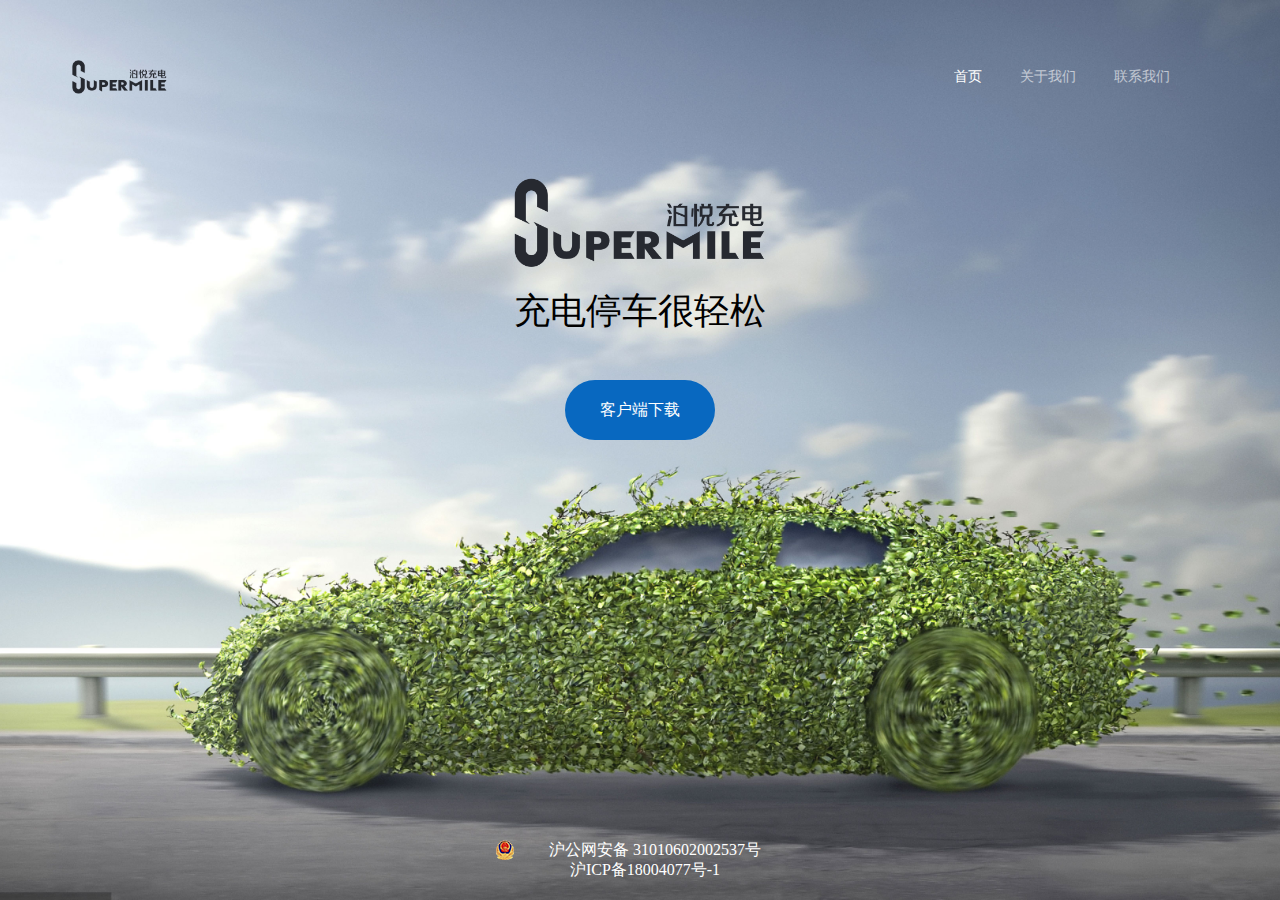
<file: index.html>
<!doctype html>
<html>
<head>
<meta charset="UTF-8">
<title>睿电生活</title>
	<link rel="stylesheet" type="text/css" href="css/style.css">
	<script src="js/jquery-1.10.2.min.js"></script>
</head>

<body>




	<div class="big">
	    <div class="top">
		    <div class="logo"><img src="images/logo/black@2x.png"></div>
		    <ul>
		        <li class="l1" >首页</li>
		        <li onclick="gywm()" style="cursor: pointer;" id='gywms' >关于我们</li>
			    <li onclick="lxwm()" style="cursor: pointer;">联系我们</li>
		    </ul>
	    </div>
		<div class="logo2"><img src="images/logo/black@3x.png"><p>充电停车很轻松</p></div>
			<div class="button" onclick="khdxz()" style="cursor: pointer;" >客户端下载</div>
	<div style="width:300px;margin:0 auto;height:20px; padding:30px 0;position: absolute; left: 0;right: 0;bottom:10px;">
		 		<a target="_blank" href="http://www.beian.gov.cn/portal/registerSystemInfo?recordcode=31010602002537" style="display:inline-block;text-decoration:none;height:20px;line-height:20px;"><p style="float:left;height:20px;line-height:20px;margin: 0px 0px 0px 5px; color:#ffffff;" align="center"><img src="images/batb.png" style="float:left;"/>沪公网安备 31010602002537号</p></a>
	</div>
	<div style="width:300px;margin:0 auto;height:20px; padding:10px 0;position: absolute; left: 0;right: 0;bottom:10px;">
		 		<p style="float:left;height:20px;line-height:20px;margin: 0px 0px 0px 5px; color:#ffffff;" align="center">沪ICP备18004077号-1</p>
	
	</div>
	</div>
	
		 
	
	<div class="bigsss" id="zzc"></div>
	<div class="tsk" id="ymc1">
	
	<h3 align="center">	
	<br><br><br>
		&nbsp;&nbsp;&nbsp;&nbsp;&nbsp;&nbsp;睿泓新能源致力于打造基于智能多媒体<br><br>
		充电桩的新能源出行的运营平台，以崭<br><br>
		新的运营模式提供更高效的充电和停车<br><br>
		服务，打造新能源出行的智慧平台。<br><br>
	
	</h3>
		<div class="but" onclick="queding()" style="cursor: pointer;">确定</div>	
	</div>
	<div class="tsk" id="ymc2">
	<br><br><br><br><br>
		<span style="font-family: sans-serif;font-size: 24px;line-height: 34px;">&nbsp;&nbsp;地址:</span> 
	<h3 align="center">	
		灵石路718弄A8栋510室<br><br>
	</h3>
		<div class="but" onclick="queding1()" style="cursor: pointer;">确定</div>	
	</div>
	
	<div class="tsk" id="ymc3">
	<div style="position: absolute; height: 250px;width: 250px;top: 10%;left:75px;background: url('images/8zH8.png') no-repeat center;	background-size: cover;"></div>
		<span style="font-family: sans-serif;font-size: 14px;line-height: 34px;">扫码下载ios版</span>
		<div class="but" onclick="queding2()" style="cursor: pointer;">确定</div>	
	</div>
	
	
	
</body>

<script type="text/javascript">
		function gywm(){
			$("#zzc").attr("style","z-index:1000000;");
			$("#ymc1").attr("style","z-index:1000001;");
		
		}
		
		function lxwm(){
			$("#zzc").attr("style","z-index:1000000;");
			$("#ymc2").attr("style","z-index:1000001;");			
			
			
		}

		function khdxz(){
			$("#zzc").attr("style","z-index:1000000;");
			$("#ymc3").attr("style","z-index:1000001;");
			
		}

		function queding(){
			$("#zzc").attr("style","z-index:-1000000;");
			$("#ymc1").attr("style","z-index:-1000001;");
		}

		function queding1(){
			$("#zzc").attr("style","z-index:-1000000;");
			$("#ymc2").attr("style","z-index:-1000001;");
		}
		function queding2(){
			$("#zzc").attr("style","z-index:-1000000;");
			$("#ymc3").attr("style","z-index:-1000001;");
		}
		
		
</script>
</html>
</file>
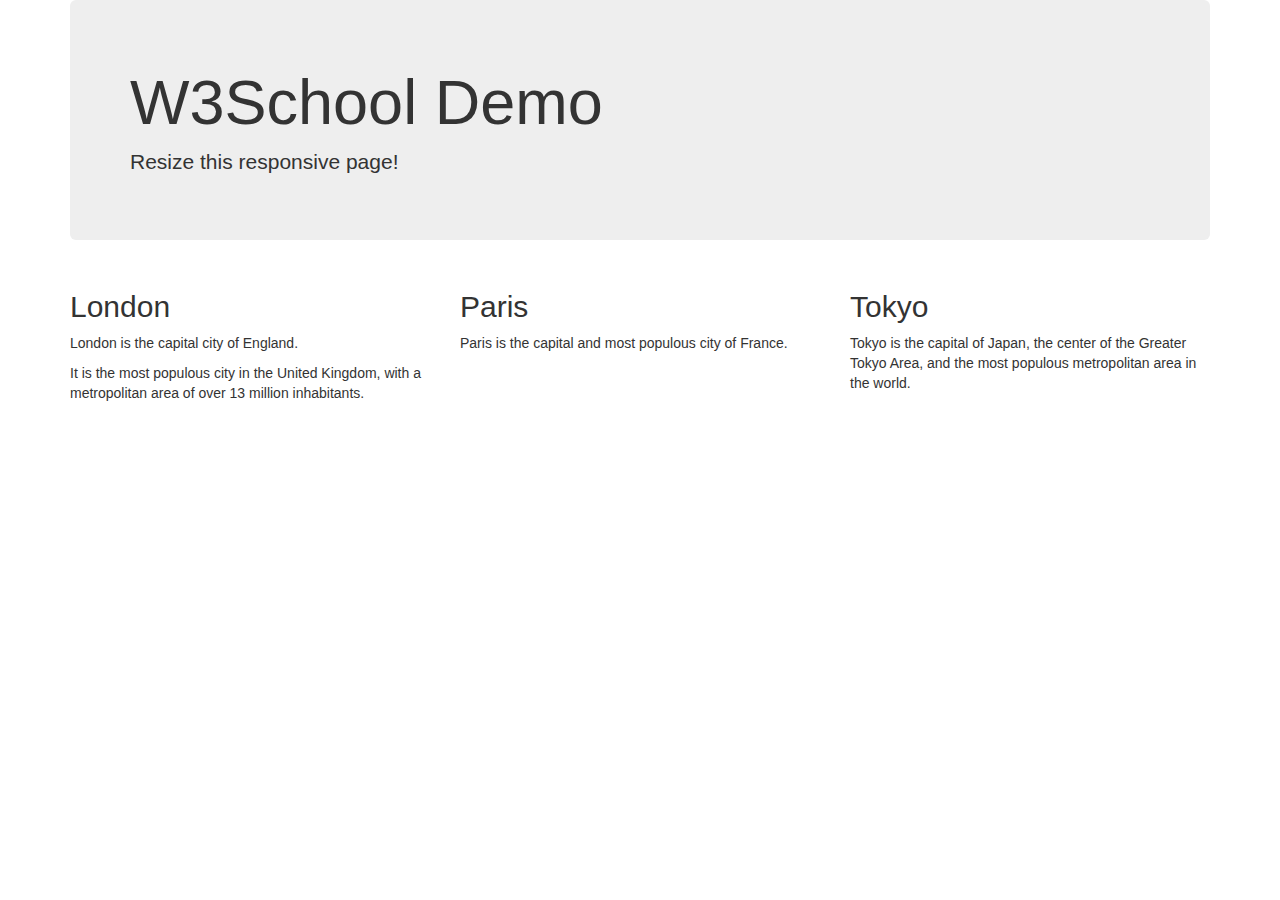
<file: studyBootstrap.html>
<!DOCTYPE html>
<html>

	<head>
		<meta charset="utf-8">
		<meta name="viewport" content="width=device-width, initial-scale=1">
		<link rel="stylesheet" href="http://maxcdn.bootstrapcdn.com/bootstrap/3.2.0/css/bootstrap.min.css">
	</head>

	<body>

		<div class="container">
			<div class="jumbotron">
				<h1>W3School Demo</h1>
				<p>Resize this responsive page!</p>
			</div>
		</div>

		<div class="container">
			<div class="row">
				<div class="col-md-4">
					<h2>London</h2>
					<p>London is the capital city of England.</p>
					<p>It is the most populous city in the United Kingdom, with a metropolitan area of over 13 million inhabitants.</p>
				</div>
				<div class="col-md-4">
					<h2>Paris</h2>
					<p>Paris is the capital and most populous city of France.</p>
				</div>
				<div class="col-md-4">
					<h2>Tokyo</h2>
					<p>Tokyo is the capital of Japan, the center of the Greater Tokyo Area, and the most populous metropolitan area in the world.</p>
				</div>
			</div>
		</div>

	</body>

</html>
</file>
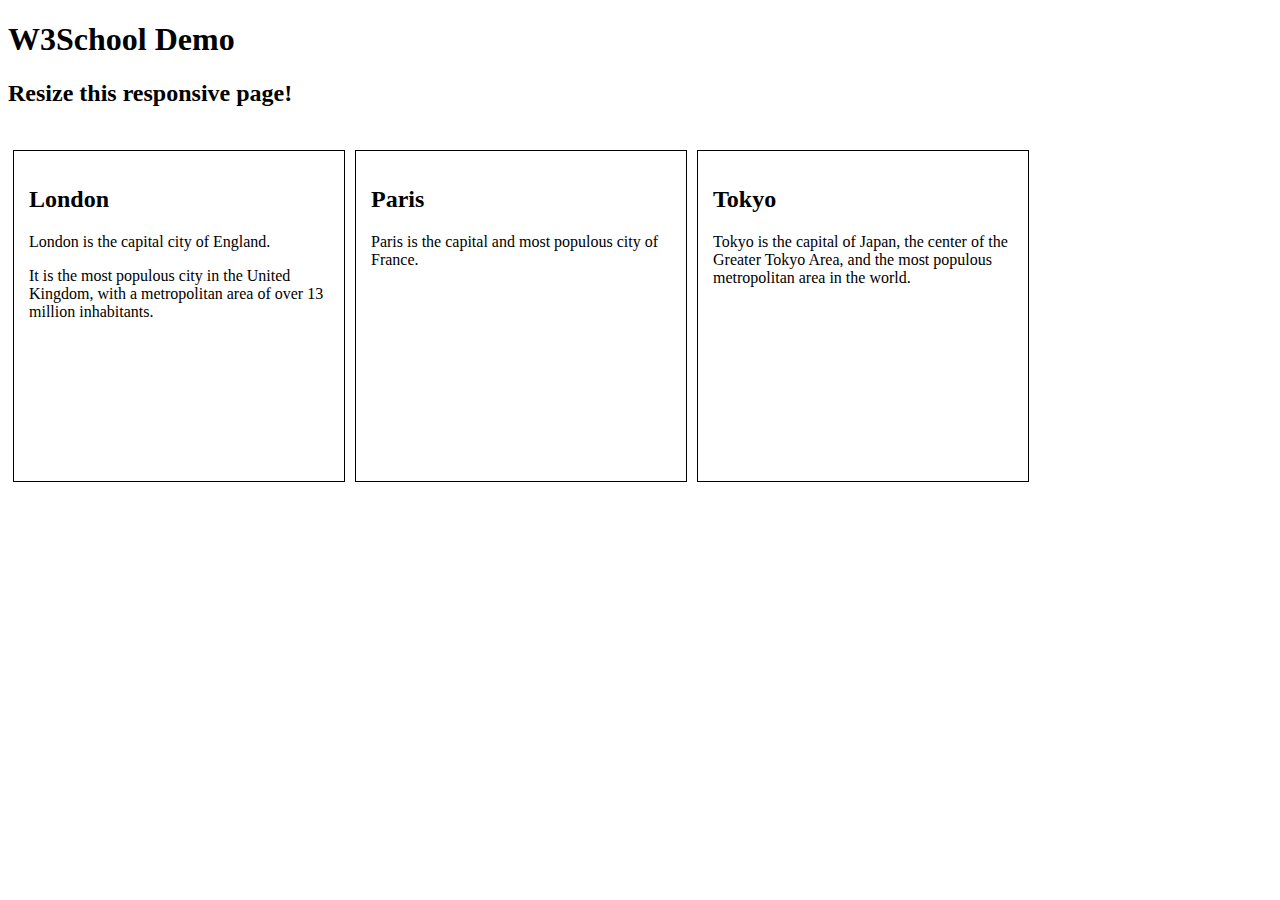
<file: studyDj2.html>
<!DOCTYPE html>
<html lang="en-US">

	<head>
		<style>
			.city {
				float: left;
				margin: 5px;
				padding: 15px;
				width: 300px;
				height: 300px;
				border: 1px solid black;
			}
		</style>
	</head>

	<body>
		
		<h1>W3School Demo</h1>
		<h2>Resize this responsive page!</h2>
		<br>

		<div class="city">
			<h2>London</h2>
			<p>London is the capital city of England.</p>
			<p>It is the most populous city in the United Kingdom, with a metropolitan area of over 13 million inhabitants.</p>
		</div>

		<div class="city">
			<h2>Paris</h2>
			<p>Paris is the capital and most populous city of France.</p>
		</div>

		<div class="city">
			<h2>Tokyo</h2>
			<p>Tokyo is the capital of Japan, the center of the Greater Tokyo Area, and the most populous metropolitan area in the world.</p>
		</div>

	</body>

</html>
</file>
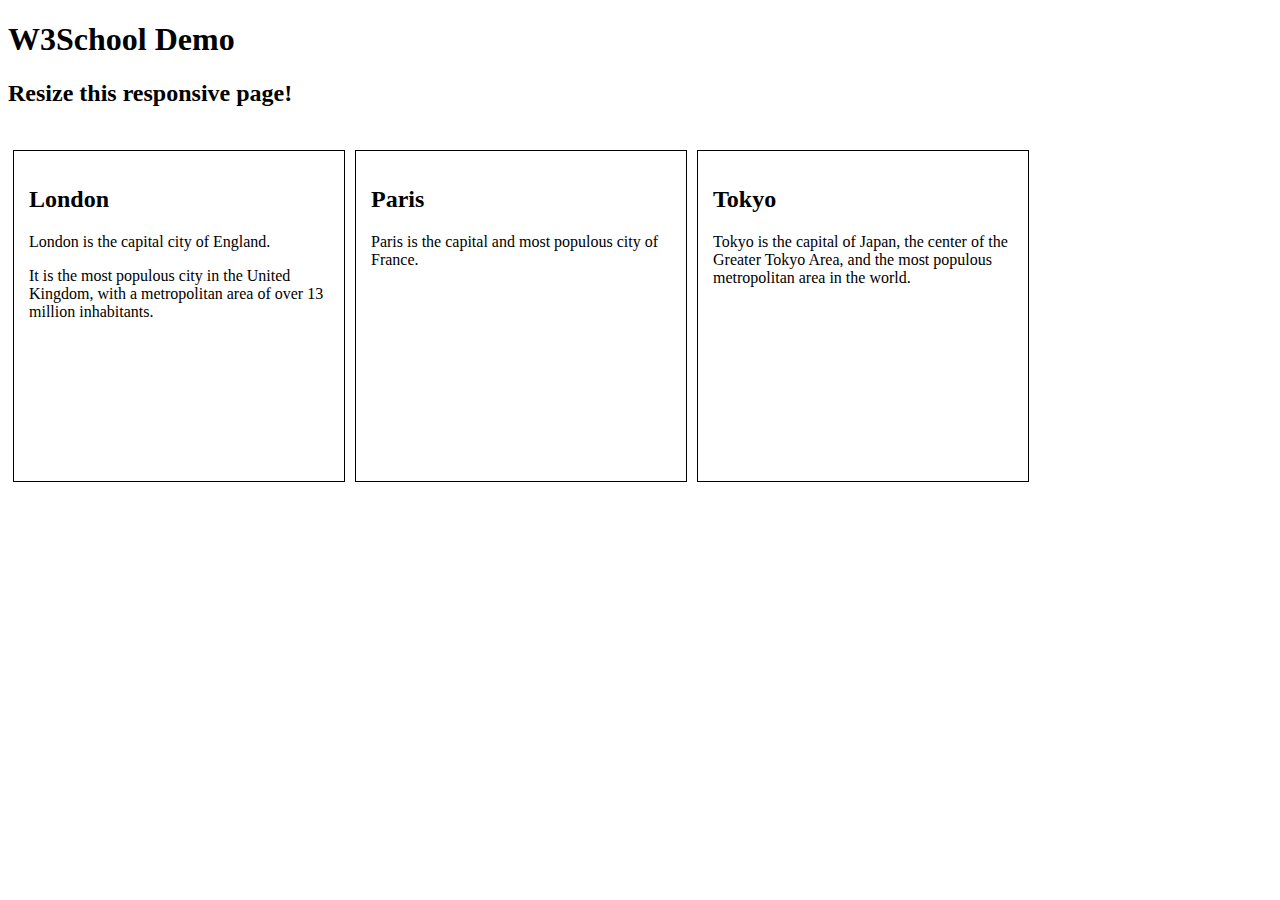
<file: studyReBootstrap.html>
<!DOCTYPE html>
<html lang="en-US">

	<head>
		<style>
			.city {
				float: left;
				margin: 5px;
				padding: 15px;
				width: 300px;
				height: 300px;
				border: 1px solid black;
			}
		</style>
	</head>

	<body>

		<h1>W3School Demo</h1>
		<h2>Resize this responsive page!</h2>
		<br>

		<div class="city">
			<h2>London</h2>
			<p>London is the capital city of England.</p>
			<p>It is the most populous city in the United Kingdom, with a metropolitan area of over 13 million inhabitants.</p>
		</div>

		<div class="city">
			<h2>Paris</h2>
			<p>Paris is the capital and most populous city of France.</p>
		</div>

		<div class="city">
			<h2>Tokyo</h2>
			<p>Tokyo is the capital of Japan, the center of the Greater Tokyo Area, and the most populous metropolitan area in the world.</p>
		</div>

	</body>

</html>
</file>
<file: css/style.css>
@charset "UTF-8";
/* CSS Document */

 * {
	 margin: 0;
	padding: 0;
	width: 100%;
	height: 100%;
	overflow:hidden;
}


a {
	text-decoration: none;
	color: #000000;
}
li {
	list-style: none;
}
img {
	border: 0;
	width:auto;
	height: auto;
	
}
body {
	font-family: "PingFangSC-Regula";
	position:relative;
}
.big{
	width: 100%;
	height: 100%;
	background:url(../images/5991516288000_.pic_hd@3x.jpg) no-repeat top center;
	background-size: cover;
}

 .bigsss{
 	position:absolute;
 	left:0;
 	top:0;
	width: 100%;
	height: 100%;
	background-color: white;
	opacity:0.3;
z-index: -100;
} 

.tsk{
	position: absolute;
 	left: 0;
 	right: 0;
 	margin: 0 auto;
	top:15%; 
	bottom:50%;
	height: 360px;
	width: 400px;
	background-color: white;
	z-index: -100;
}
.but{
	position: absolute;
	color: #fff;
	background-color: #fc6b6b;
	width: 100px;
	height: 30px;
	border-radius: .3rem;
	font-size: 20px;
	text-align: center;
	line-height: 24px;
	margin: 0 auto;
	left: 0;
	right: 0;
	top:80%;
}



.top{
	padding:60px 72px 0 72px;
	width: auto;
	height: 34px;
}
.logo{
	width: auto;
	float: left;
	height: 34px;
}
.logo img{
	height: 34px;
}
.top ul{
	float: right;
	width:auto;
}
.top ul li{
	float: left;
	width: auto;
	margin-right: 38px;
	color: #fff;
	opacity: 0.6;
	font-size: 14px;
	line-height: 34px;
}
.top ul .l1{
	opacity: 1;
}
.logo2{
	width: 252px;
	height: auto;
	margin: 44px auto;
	text-align: center;
	font-size: 36px;
}
.logo2 p{
	margin-top: 10px;
}
.logo2 img{
	height: 90px;
	margin-top: 40px;
}
.button{
	margin: 0 auto;
	width: 150px;
	height: 60px;
	background: #0868C0;
    border-radius: 30px;
	margin-top: 30px;
	font-size: 16px;
    color: #FFFFFF;
    letter-spacing: 0;
	text-align: center;
	line-height: 60px;
}
</file>
